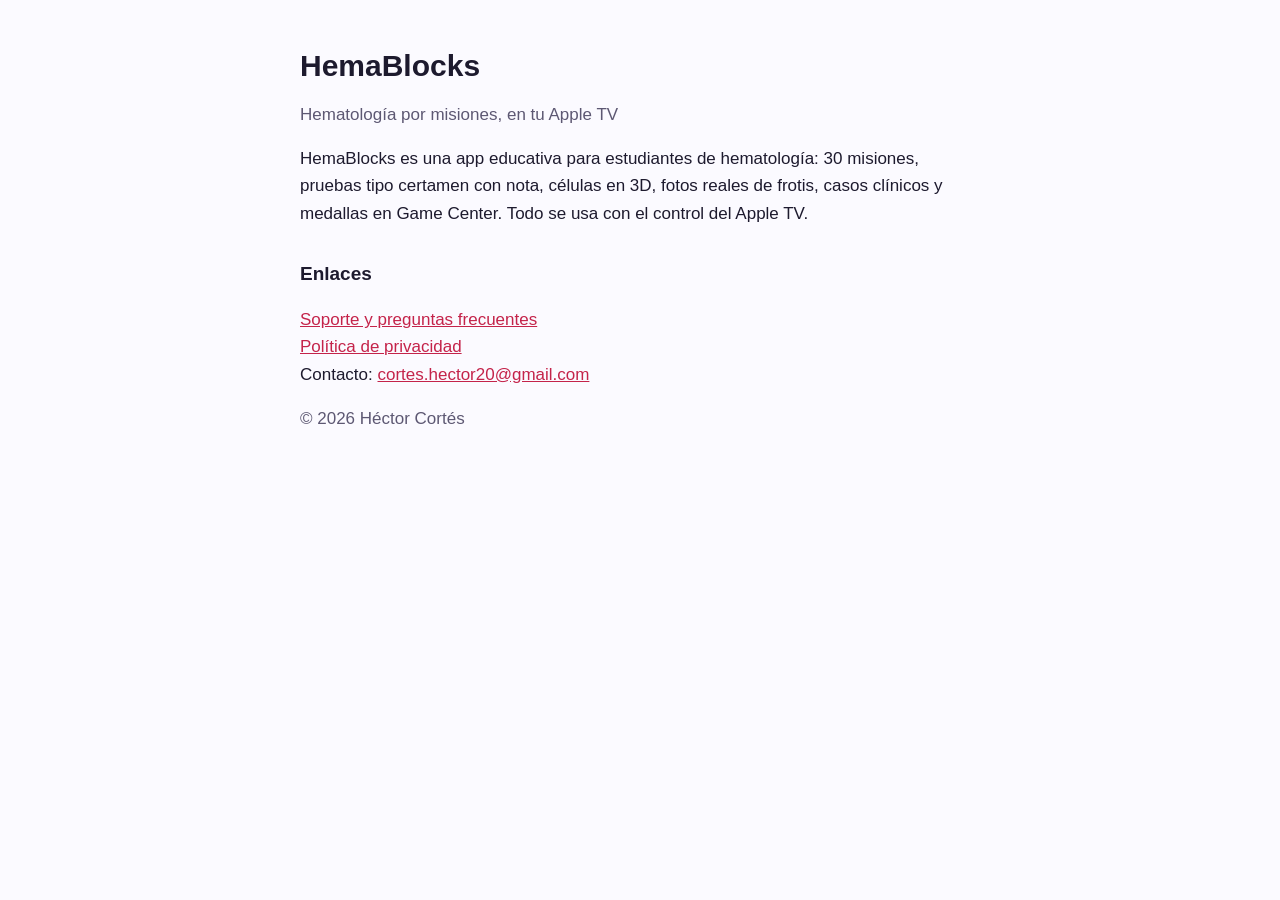
<file: index.html>
<!doctype html>
<html lang="es">
<head>
<meta charset="utf-8">
<meta name="viewport" content="width=device-width, initial-scale=1">
<title>HemaBlocks</title>
<style>
  :root { --bg: #fbfaff; --ink: #1d1a2e; --muted: #5d5873; --accent: #c4234a; }
  @media (prefers-color-scheme: dark) { :root { --bg: #14121d; --ink: #f1eef8; --muted: #aaa4c2; --accent: #ff5f82; } }
  body { margin: 0; background: var(--bg); color: var(--ink); font: 17px/1.6 -apple-system, BlinkMacSystemFont, "Segoe UI", sans-serif; }
  main { max-width: 680px; margin: 0 auto; padding: 48px 20px 64px; }
  h1 { font-size: 30px; line-height: 1.2; margin: 0 0 6px; }
  h2 { font-size: 19px; margin: 32px 0 6px; }
  .muted { color: var(--muted); }
  a { color: var(--accent); }
</style>
</head>
<body>
<main>
  <h1>HemaBlocks</h1>
  <p class="muted">Hematología por misiones, en tu Apple TV</p>
  <p>HemaBlocks es una app educativa para estudiantes de hematología: 30 misiones, pruebas tipo certamen con nota, células en 3D, fotos reales de frotis, casos clínicos y medallas en Game Center. Todo se usa con el control del Apple TV.</p>
  <h2>Enlaces</h2>
  <p><a href="soporte.html">Soporte y preguntas frecuentes</a><br>
  <a href="privacidad.html">Política de privacidad</a><br>
  Contacto: <a href="mailto:cortes.hector20@gmail.com">cortes.hector20@gmail.com</a></p>
  <p class="muted">© 2026 Héctor Cortés</p>
</main>
</body>
</html>
</file>
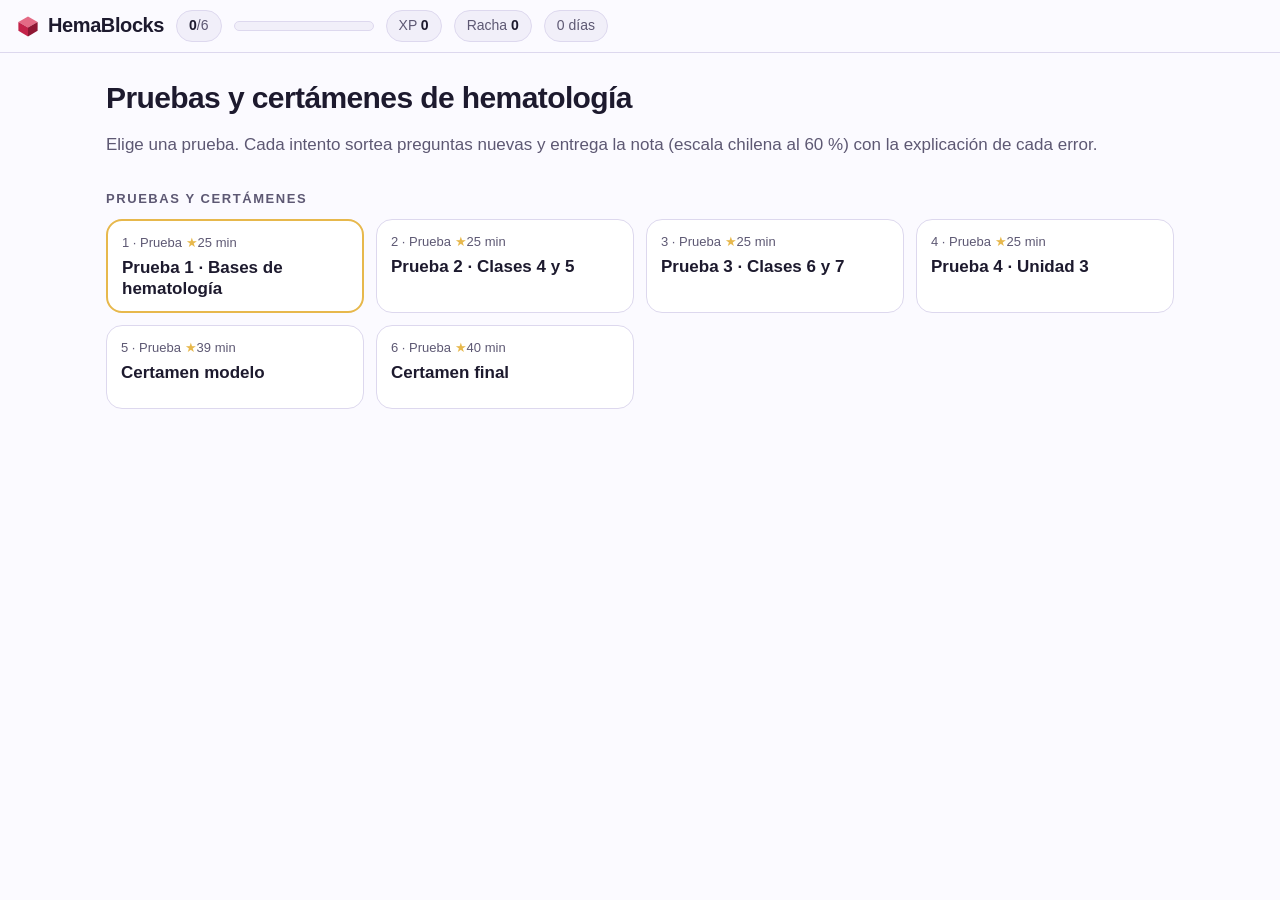
<file: Web/index.html>
<!doctype html>
<html lang="es">
<head>
<meta charset="utf-8">
<meta name="viewport" content="width=device-width, initial-scale=1, viewport-fit=cover">
<title>HemaBlocks · Pruebas y certámenes</title>
<meta name="description" content="Pruebas y certámenes de hematología con nota y explicación de cada error.">
<meta name="theme-color" content="#c4234a">
<link rel="manifest" href="manifest.webmanifest">
<link rel="icon" href="icon.svg" type="image/svg+xml">
<link rel="apple-touch-icon" href="icon.svg">
<link rel="stylesheet" href="styles.css">
</head>
<body>
<header id="bar"></header>
<main id="app"></main>
<script src="core.js"></script>
<script src="games.js"></script>
<script>HB.start();</script>
</body>
</html>
</file>
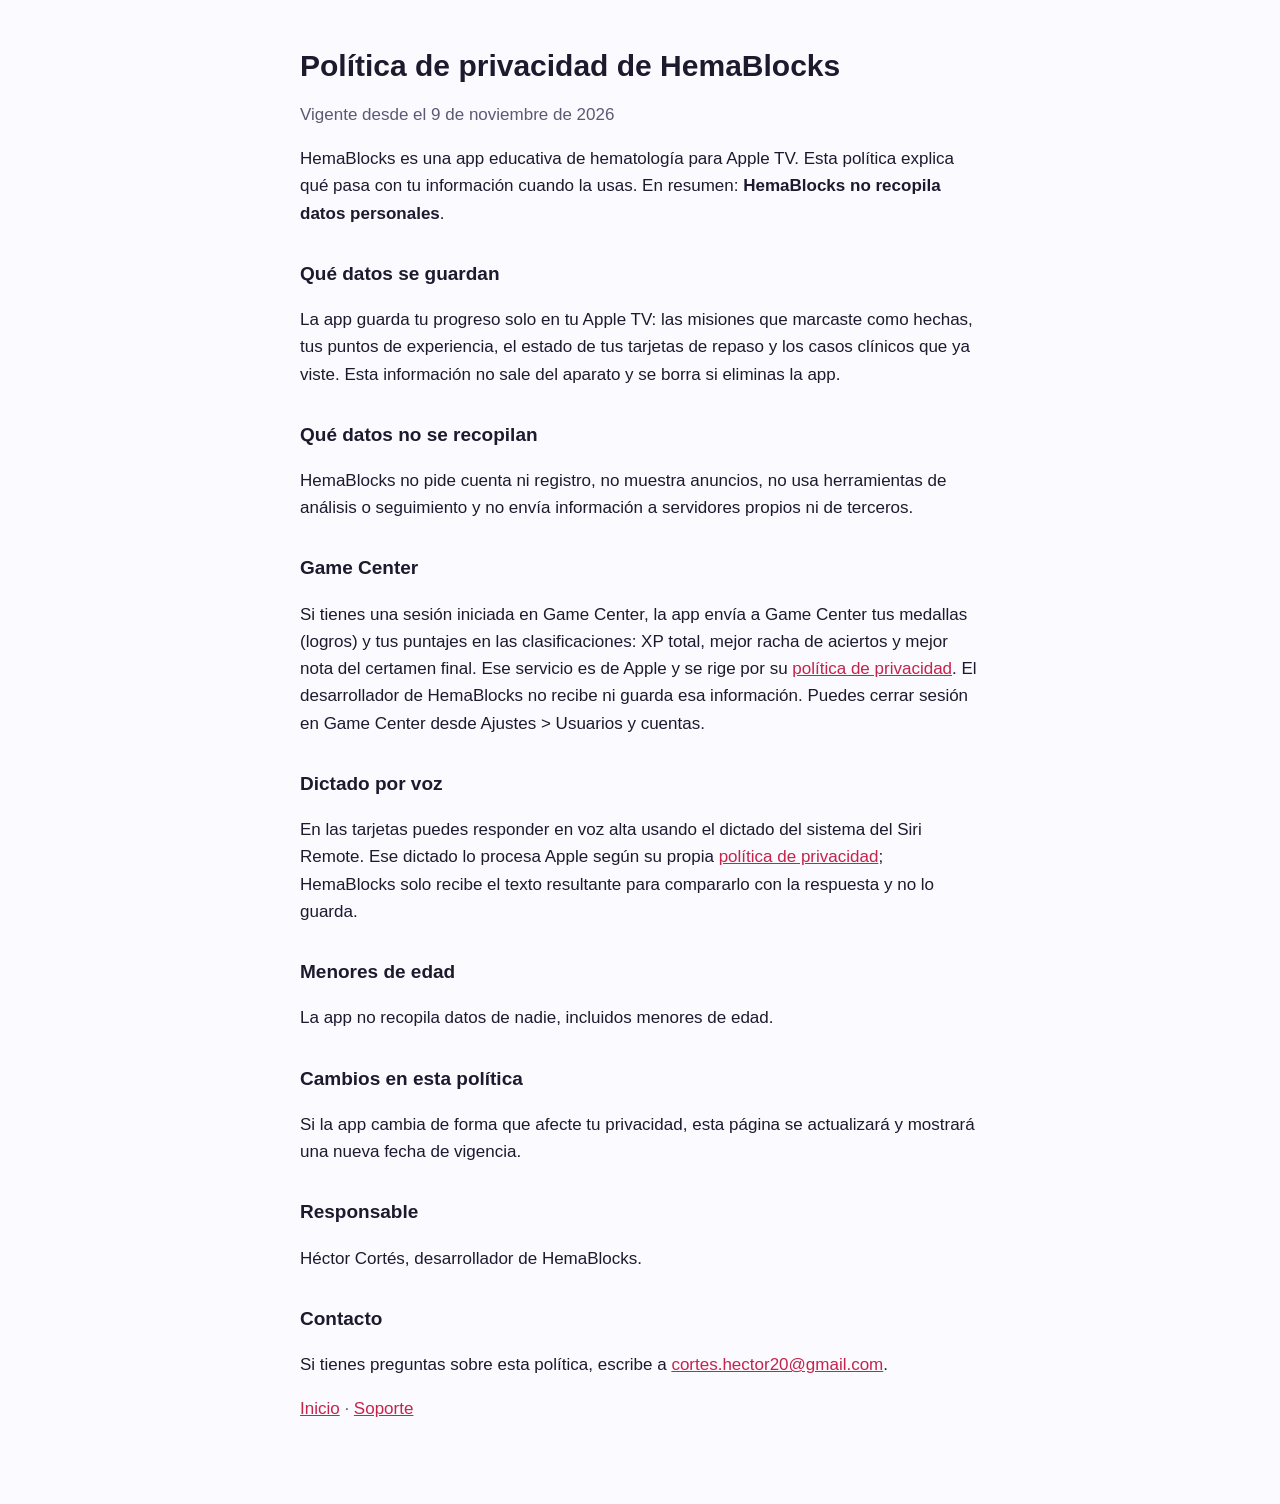
<file: privacidad.html>
<!doctype html>
<html lang="es">
<head>
<meta charset="utf-8">
<meta name="viewport" content="width=device-width, initial-scale=1">
<title>HemaBlocks · Política de privacidad</title>
<style>
  :root { --bg: #fbfaff; --ink: #1d1a2e; --muted: #5d5873; --accent: #c4234a; }
  @media (prefers-color-scheme: dark) { :root { --bg: #14121d; --ink: #f1eef8; --muted: #aaa4c2; --accent: #ff5f82; } }
  body { margin: 0; background: var(--bg); color: var(--ink); font: 17px/1.6 -apple-system, BlinkMacSystemFont, "Segoe UI", sans-serif; }
  main { max-width: 680px; margin: 0 auto; padding: 48px 20px 64px; }
  h1 { font-size: 30px; line-height: 1.2; margin: 0 0 6px; }
  h2 { font-size: 19px; margin: 32px 0 6px; }
  .muted { color: var(--muted); }
  a { color: var(--accent); }
</style>
</head>
<body>
<main>
  <h1>Política de privacidad de HemaBlocks</h1>
  <p class="muted">Vigente desde el 9 de noviembre de 2026</p>

  <p>HemaBlocks es una app educativa de hematología para Apple TV. Esta política explica qué pasa con tu información cuando la usas. En resumen: <strong>HemaBlocks no recopila datos personales</strong>.</p>

  <h2>Qué datos se guardan</h2>
  <p>La app guarda tu progreso solo en tu Apple TV: las misiones que marcaste como hechas, tus puntos de experiencia, el estado de tus tarjetas de repaso y los casos clínicos que ya viste. Esta información no sale del aparato y se borra si eliminas la app.</p>

  <h2>Qué datos no se recopilan</h2>
  <p>HemaBlocks no pide cuenta ni registro, no muestra anuncios, no usa herramientas de análisis o seguimiento y no envía información a servidores propios ni de terceros.</p>

  <h2>Game Center</h2>
  <p>Si tienes una sesión iniciada en Game Center, la app envía a Game Center tus medallas (logros) y tus puntajes en las clasificaciones: XP total, mejor racha de aciertos y mejor nota del certamen final. Ese servicio es de Apple y se rige por su <a href="https://www.apple.com/legal/privacy/">política de privacidad</a>. El desarrollador de HemaBlocks no recibe ni guarda esa información. Puedes cerrar sesión en Game Center desde Ajustes &gt; Usuarios y cuentas.</p>

  <h2>Dictado por voz</h2>
  <p>En las tarjetas puedes responder en voz alta usando el dictado del sistema del Siri Remote. Ese dictado lo procesa Apple según su propia <a href="https://www.apple.com/legal/privacy/">política de privacidad</a>; HemaBlocks solo recibe el texto resultante para compararlo con la respuesta y no lo guarda.</p>

  <h2>Menores de edad</h2>
  <p>La app no recopila datos de nadie, incluidos menores de edad.</p>

  <h2>Cambios en esta política</h2>
  <p>Si la app cambia de forma que afecte tu privacidad, esta página se actualizará y mostrará una nueva fecha de vigencia.</p>

  <h2>Responsable</h2>
  <p>Héctor Cortés, desarrollador de HemaBlocks.</p>

  <h2>Contacto</h2>
  <p>Si tienes preguntas sobre esta política, escribe a <a href="mailto:cortes.hector20@gmail.com">cortes.hector20@gmail.com</a>.</p>
  <p class="muted"><a href="index.html">Inicio</a> · <a href="soporte.html">Soporte</a></p>
</main>
</body>
</html>
</file>
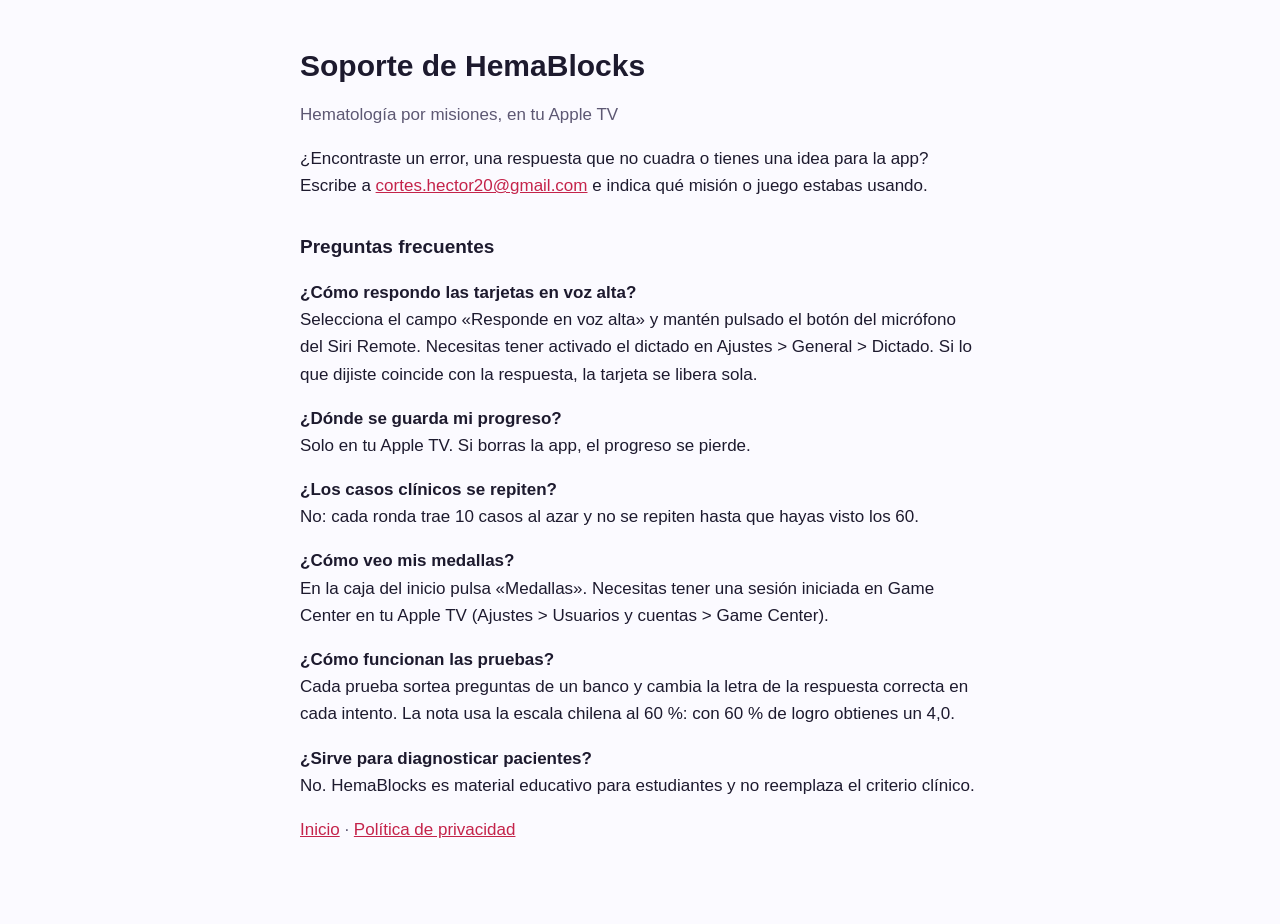
<file: soporte.html>
<!doctype html>
<html lang="es">
<head>
<meta charset="utf-8">
<meta name="viewport" content="width=device-width, initial-scale=1">
<title>HemaBlocks · Soporte</title>
<style>
  :root { --bg: #fbfaff; --ink: #1d1a2e; --muted: #5d5873; --accent: #c4234a; }
  @media (prefers-color-scheme: dark) { :root { --bg: #14121d; --ink: #f1eef8; --muted: #aaa4c2; --accent: #ff5f82; } }
  body { margin: 0; background: var(--bg); color: var(--ink); font: 17px/1.6 -apple-system, BlinkMacSystemFont, "Segoe UI", sans-serif; }
  main { max-width: 680px; margin: 0 auto; padding: 48px 20px 64px; }
  h1 { font-size: 30px; line-height: 1.2; margin: 0 0 6px; }
  h2 { font-size: 19px; margin: 32px 0 6px; }
  .muted { color: var(--muted); }
  a { color: var(--accent); }
</style>
</head>
<body>
<main>
  <h1>Soporte de HemaBlocks</h1>
  <p class="muted">Hematología por misiones, en tu Apple TV</p>

  <p>¿Encontraste un error, una respuesta que no cuadra o tienes una idea para la app? Escribe a <a href="mailto:cortes.hector20@gmail.com">cortes.hector20@gmail.com</a> e indica qué misión o juego estabas usando.</p>

  <h2>Preguntas frecuentes</h2>

  <p><strong>¿Cómo respondo las tarjetas en voz alta?</strong><br>
  Selecciona el campo «Responde en voz alta» y mantén pulsado el botón del micrófono del Siri Remote. Necesitas tener activado el dictado en Ajustes &gt; General &gt; Dictado. Si lo que dijiste coincide con la respuesta, la tarjeta se libera sola.</p>

  <p><strong>¿Dónde se guarda mi progreso?</strong><br>
  Solo en tu Apple TV. Si borras la app, el progreso se pierde.</p>

  <p><strong>¿Los casos clínicos se repiten?</strong><br>
  No: cada ronda trae 10 casos al azar y no se repiten hasta que hayas visto los 60.</p>

  <p><strong>¿Cómo veo mis medallas?</strong><br>
  En la caja del inicio pulsa «Medallas». Necesitas tener una sesión iniciada en Game Center en tu Apple TV (Ajustes &gt; Usuarios y cuentas &gt; Game Center).</p>

  <p><strong>¿Cómo funcionan las pruebas?</strong><br>
  Cada prueba sortea preguntas de un banco y cambia la letra de la respuesta correcta en cada intento. La nota usa la escala chilena al 60 %: con 60 % de logro obtienes un 4,0.</p>

  <p><strong>¿Sirve para diagnosticar pacientes?</strong><br>
  No. HemaBlocks es material educativo para estudiantes y no reemplaza el criterio clínico.</p>

  <p class="muted"><a href="index.html">Inicio</a> · <a href="privacidad.html">Política de privacidad</a></p>
</main>
</body>
</html>
</file>
<file: Web/styles.css>
:root { --bg:#fbfaff; --surface:#ffffff; --surface2:#f1eff9; --ink:#1d1a2e; --muted:#5d5873; --line:#ddd8ee; --hema:#c4234a; --hema-soft:#fbe6ec; --ok:#1f8a5b; --ok-soft:#dff4ea; --bad:#c4234a; --bad-soft:#fde4e9; --gold:#e7b84c; --sel:#ece6ff; --sel-line:#7a5cd6; }
@media (prefers-color-scheme: dark) { :root { --bg:#14121d; --surface:#1d1a2a; --surface2:#262236; --ink:#f1eef8; --muted:#aaa4c2; --line:#3a3552; --hema:#ff5f82; --hema-soft:#3a1d28; --ok:#4fd197; --ok-soft:#173528; --bad:#ff7a93; --bad-soft:#3a1d28; --sel:#34295e; --sel-line:#a58cff; } }
* { box-sizing: border-box; }
html { -webkit-text-size-adjust: 100%; }
body { margin:0; background:var(--bg); color:var(--ink); font:17px/1.55 -apple-system,BlinkMacSystemFont,"Segoe UI",Roboto,sans-serif; }
button { font:inherit; color:inherit; cursor:pointer; }
a { color:var(--hema); }
#bar { position:sticky; top:0; z-index:10; background:color-mix(in srgb,var(--bg) 92%,transparent); backdrop-filter:blur(8px); border-bottom:1px solid var(--line); display:flex; gap:12px; align-items:center; padding:10px 16px; flex-wrap:wrap; }
#bar .brand { font-weight:800; font-size:20px; letter-spacing:-.02em; display:flex; gap:8px; align-items:center; text-decoration:none; color:var(--ink); }
.cube { width:24px; height:24px; }
.pill { background:var(--surface2); border:1px solid var(--line); border-radius:999px; padding:4px 12px; font-size:14px; color:var(--muted); white-space:nowrap; }
.pill b { color:var(--ink); }
.grow { flex:1; }
.progress { height:10px; width:140px; background:var(--surface2); border:1px solid var(--line); border-radius:99px; overflow:hidden; }
.progress i { display:block; height:100%; background:linear-gradient(90deg,var(--hema),#e46a85); }
main { max-width:1100px; margin:0 auto; padding:20px 16px 80px; }
h1 { font-size:30px; line-height:1.15; margin:8px 0 6px; letter-spacing:-.02em; }
h2 { font-size:22px; margin:28px 0 10px; letter-spacing:-.01em; }
h3 { font-size:18px; margin:0 0 8px; }
.muted { color:var(--muted); }
.small { font-size:14px; }
.kicker { font-size:12px; font-weight:700; letter-spacing:.12em; text-transform:uppercase; color:var(--hema); }
.panel { background:var(--surface); border:1.5px solid var(--line); border-radius:18px; padding:18px 20px; margin:16px 0; }
.panel.soft { background:var(--hema-soft); border-color:transparent; }
.panel.dashed { background:transparent; border:2px dashed var(--gold); }
.panel.key { border-color:var(--hema); border-width:2px; }
.panel ul { margin:6px 0 0; padding-left:20px; }
.panel li { margin:4px 0; }
.btn, .chip { border:1.5px solid var(--line); background:var(--surface2); border-radius:12px; padding:9px 14px; min-height:44px; }
.btn:hover, .chip:hover { border-color:var(--sel-line); }
.btn.primary { background:var(--hema); color:#fff; border-color:var(--hema); font-weight:600; }
.chip.sel { background:var(--sel); border-color:var(--sel-line); font-weight:600; }
.chip.right { background:var(--ok-soft); border-color:var(--ok); }
.chip.wrong { background:var(--bad-soft); border-color:var(--bad); }
.chip:disabled { opacity:.85; cursor:default; }
.row { display:flex; flex-wrap:wrap; gap:10px; align-items:center; }
.col { display:flex; flex-direction:column; gap:10px; }
.opts { display:flex; flex-direction:column; gap:10px; margin:10px 0; }
.opts .chip { text-align:left; display:flex; gap:12px; }
.opts .chip .l { font-weight:700; min-width:1.2em; }
.grid { display:grid; grid-template-columns:repeat(auto-fill,minmax(210px,1fr)); gap:12px; }
.tile { text-align:left; background:var(--surface); border:1.5px solid var(--line); border-radius:16px; padding:12px 14px; min-height:84px; display:flex; flex-direction:column; gap:4px; }
.tile:hover { border-color:var(--hema); }
.tile .n { font-size:13px; color:var(--muted); display:flex; justify-content:space-between; }
.tile .t { font-weight:600; line-height:1.25; }
.tile.done { background:var(--ok-soft); border-color:var(--ok); }
.tile.cur { border-color:var(--gold); border-width:2.5px; }
.star { color:var(--gold); }
table { border-collapse:collapse; width:100%; margin:8px 0; font-size:15.5px; }
th, td { text-align:left; padding:8px 10px; border-bottom:1px solid var(--line); vertical-align:top; }
th { font-size:13px; text-transform:uppercase; letter-spacing:.06em; color:var(--muted); }
.tbl { overflow-x:auto; }
.verdict { border-radius:14px; padding:14px 18px; margin:14px 0; border:1.5px solid var(--line); }
.verdict.ok { background:var(--ok-soft); border-color:var(--ok); }
.verdict.no { background:var(--bad-soft); border-color:var(--bad); }
.verdict h3 { margin:0 0 4px; }
.steps { counter-reset:s; display:grid; gap:10px; }
.step { display:flex; gap:12px; background:var(--surface); border:1.5px solid var(--line); border-radius:14px; padding:12px 14px; }
.step .tag { flex:none; font-size:12px; font-weight:700; color:var(--hema); text-transform:uppercase; letter-spacing:.08em; min-width:58px; }
.cards { display:grid; grid-template-columns:repeat(auto-fit,minmax(260px,1fr)); gap:12px; }
.card { background:var(--surface); border:1.5px solid var(--line); border-radius:14px; padding:14px 16px; }
.bar2 { height:8px; background:var(--surface2); border-radius:9px; overflow:hidden; margin:8px 0; }
.bar2 i { display:block; height:100%; background:var(--hema); }
.photo { width:100%; max-width:640px; border-radius:14px; display:block; border:1.5px solid var(--line); }
.stage { position:relative; width:100%; height:380px; border-radius:16px; background:var(--surface2); overflow:hidden; border:1.5px solid var(--line); }
.stage canvas { width:100%; height:100%; display:block; touch-action:none; }
.stage .msg { position:absolute; inset:0; display:flex; align-items:center; justify-content:center; text-align:center; padding:20px; color:var(--muted); }
.split { display:grid; grid-template-columns:minmax(0,1fr) minmax(0,1.1fr); gap:18px; align-items:start; }
@media (max-width: 820px) { .split { grid-template-columns:1fr; } .progress { width:90px; } h1 { font-size:26px; } }
.keys { display:grid; grid-template-columns:repeat(2,1fr); gap:8px; }
.keys .chip { display:flex; justify-content:space-between; }
.group-h { margin:30px 0 10px; font-size:13px; font-weight:700; letter-spacing:.12em; text-transform:uppercase; color:var(--muted); }
footer.nav { display:flex; gap:12px; flex-wrap:wrap; margin:30px 0; }
.toast { position:fixed; left:50%; bottom:22px; transform:translateX(-50%); background:var(--ink); color:var(--bg); padding:10px 18px; border-radius:999px; font-size:15px; z-index:30; }
.fallback { text-align:center; padding:22px; border:1.5px dashed var(--line); border-radius:16px; color:var(--muted); }
.deep-toggle { margin:8px 0; }
</file>
